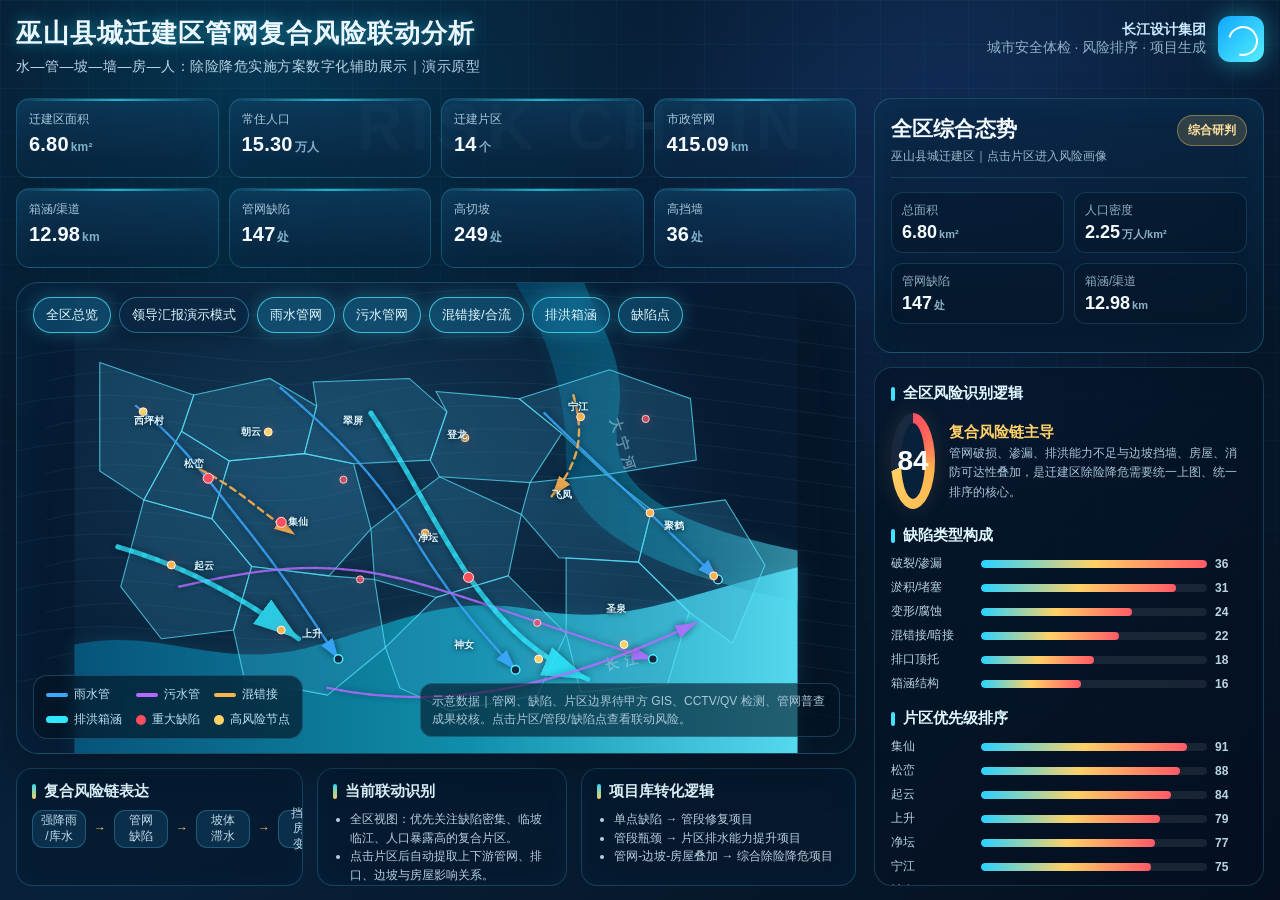
<file: generate_by_claude/wushan_pipe_risk_demo.html>
<!DOCTYPE html>
<html lang="zh-CN">
<head>
<meta charset="UTF-8" />
<meta name="viewport" content="width=device-width, initial-scale=1.0" />
<title>巫山县城迁建区管网复合风险联动分析</title>
<style>
:root{
  --bg:#07182c;
  --bg2:#0a233e;
  --panel:rgba(8,28,48,.78);
  --panel2:rgba(13,42,71,.64);
  --line:#3ee6ff;
  --cyan:#2ee8ff;
  --blue:#3aa8ff;
  --purple:#b36bff;
  --orange:#ffb34d;
  --red:#ff4f5f;
  --gold:#ffd166;
  --green:#8de374;
  --text:#eaf7ff;
  --muted:#9fb8cc;
  --weak:#5d7890;
}
*{box-sizing:border-box}
html,body{height:100%;margin:0;font-family:"Microsoft YaHei","PingFang SC","Noto Sans CJK SC",Arial,sans-serif;background:#061526;color:var(--text);overflow:hidden;}
body{background:radial-gradient(circle at 20% 10%,rgba(0,195,255,.16),transparent 32%),radial-gradient(circle at 75% 20%,rgba(67,114,255,.18),transparent 30%),linear-gradient(135deg,#06172b 0%,#08213a 45%,#050f1e 100%);}
.dashboard{position:relative;width:100vw;height:100vh;min-width:1200px;min-height:720px;padding:22px 26px 20px 26px;}
.gridGlow{position:absolute;inset:0;background-image:linear-gradient(rgba(86,202,255,.06) 1px,transparent 1px),linear-gradient(90deg,rgba(86,202,255,.06) 1px,transparent 1px);background-size:44px 44px;mask-image:linear-gradient(to bottom,rgba(0,0,0,.8),rgba(0,0,0,.1));pointer-events:none;}
.header{height:82px;display:flex;align-items:flex-start;justify-content:space-between;position:relative;z-index:5;}
.titleBlock h1{margin:0;font-size:31px;letter-spacing:1px;font-weight:700;text-shadow:0 0 16px rgba(47,232,255,.45);}
.titleBlock .sub{margin-top:7px;color:#b9d4e8;font-size:14px;letter-spacing:.5px;}
.brand{display:flex;gap:12px;align-items:center;text-align:right;color:#caeaff;font-size:14px;}
.logo{width:46px;height:46px;border-radius:12px;background:linear-gradient(135deg,#0fa7ff,#55f0ff);box-shadow:0 0 26px rgba(47,232,255,.45);position:relative;}
.logo:before{content:"";position:absolute;left:10px;top:10px;width:26px;height:26px;border:2px solid #fff;border-left-color:transparent;border-radius:50%;transform:rotate(-30deg)}
.main{height:calc(100vh - 112px);display:grid;grid-template-columns: minmax(760px, 1fr) 430px;gap:18px;position:relative;z-index:2;}
.left{display:grid;grid-template-rows:92px 1fr 118px;gap:14px;min-height:0;}
.cards{display:grid;grid-template-columns:repeat(8,1fr);gap:10px;}
.card{position:relative;overflow:hidden;border:1px solid rgba(65,211,255,.24);background:linear-gradient(180deg,rgba(15,58,92,.75),rgba(7,31,55,.56));border-radius:14px;padding:12px 12px 8px;box-shadow:inset 0 0 28px rgba(42,196,255,.05),0 8px 20px rgba(0,0,0,.16)}
.card:after{content:"";position:absolute;top:0;left:0;right:0;height:2px;background:linear-gradient(90deg,transparent,var(--cyan),transparent);opacity:.7}
.card .label{font-size:12px;color:#a7c8db;white-space:nowrap;}
.card .num{font-size:22px;font-weight:700;margin-top:5px;color:#f5fbff;letter-spacing:.2px;}
.card .unit{font-size:12px;color:#7fb1c9;margin-left:2px;}
.mapWrap{position:relative;border-radius:22px;border:1px solid rgba(88,218,255,.25);overflow:hidden;background:linear-gradient(135deg,rgba(7,29,54,.86),rgba(5,18,35,.95));box-shadow:0 16px 42px rgba(0,0,0,.28), inset 0 0 50px rgba(50,205,255,.05);min-height:0;}
.mapToolbar{position:absolute;left:16px;top:14px;z-index:20;display:flex;gap:8px;align-items:center;flex-wrap:wrap;max-width:78%;}
.btn{border:1px solid rgba(72,220,255,.38);background:rgba(9,39,68,.78);color:#dff8ff;border-radius:999px;padding:8px 12px;font-size:13px;cursor:pointer;backdrop-filter:blur(8px);box-shadow:0 4px 16px rgba(0,0,0,.18);user-select:none;}
.btn:hover,.btn.active{background:rgba(40,197,255,.22);border-color:rgba(83,235,255,.72);box-shadow:0 0 18px rgba(66,230,255,.25)}
.legend{position:absolute;left:16px;bottom:14px;z-index:20;background:rgba(4,20,36,.66);border:1px solid rgba(86,211,255,.22);border-radius:14px;padding:10px 12px;display:grid;grid-template-columns:repeat(3,auto);gap:8px 14px;backdrop-filter: blur(8px);font-size:12px;color:#bfe4f5;}
.legend i{display:inline-block;width:22px;height:4px;border-radius:4px;vertical-align:middle;margin-right:6px;}
.legend .dot{width:10px;height:10px;border-radius:50%;}
.notice{position:absolute;right:15px;bottom:16px;z-index:20;font-size:12px;color:#aac7d8;background:rgba(4,20,36,.62);border:1px solid rgba(86,211,255,.22);padding:8px 11px;border-radius:12px;max-width:420px;line-height:1.5;}
svg#map{width:100%;height:100%;display:block;}
.contour{fill:none;stroke:rgba(124,192,217,.09);stroke-width:1.2;}
.terrainFill{fill:url(#terrainGrad);opacity:.78}
.river{fill:url(#riverGrad);filter:drop-shadow(0 0 15px rgba(55,220,255,.12));}
.riverLabel{fill:rgba(210,245,255,.5);font-size:19px;letter-spacing:8px;font-weight:600;}
.region{fill:rgba(57,150,192,.24);stroke:rgba(90,231,255,.72);stroke-width:1.5;cursor:pointer;transition:opacity .25s, filter .25s, fill .25s, stroke-width .25s;}
.region:hover{fill:rgba(86,220,255,.38);filter:drop-shadow(0 0 8px rgba(75,226,255,.55));}
.region.selected{fill:rgba(255,209,102,.38);stroke:var(--gold);stroke-width:3;filter:drop-shadow(0 0 15px rgba(255,209,102,.62));}
.region.dimmed{opacity:.18;filter:saturate(.4);}
.regionLabel{fill:#def8ff;font-size:14px;font-weight:700;text-shadow:0 1px 4px #001a2c;pointer-events:none;}
.regionLabel.dimmed{opacity:.25}.regionLabel.selected{fill:#fff0b2;font-size:17px;}
.pipe{fill:none;stroke-width:3.2;stroke-linecap:round;stroke-linejoin:round;opacity:.82;cursor:pointer;filter:drop-shadow(0 0 5px rgba(0,0,0,.45));transition:opacity .2s, stroke-width .2s, filter .2s;}
.pipe.storm{stroke:var(--blue);marker-end:url(#arrowBlue);}
.pipe.sewage{stroke:var(--purple);marker-end:url(#arrowPurple);}
.pipe.combined{stroke:var(--orange);stroke-dasharray:9 7;marker-end:url(#arrowOrange);}
.pipe.culvert{stroke:var(--cyan);stroke-width:7;opacity:.72;marker-end:url(#arrowCyan);}
.pipe.highlight{opacity:1;stroke-width:6.2;filter:drop-shadow(0 0 14px currentColor);animation:pulseLine 1.8s infinite ease-in-out;}
.pipe.faded{opacity:.13;filter:none}.pipe:hover{stroke-width:5;opacity:1}
.flowDash{stroke-dasharray:1 18;stroke-linecap:round;animation:dash 2.2s linear infinite;}
.defect{cursor:pointer;stroke:#fff;stroke-width:1.2;filter:drop-shadow(0 0 8px rgba(255,79,95,.38));transition:opacity .2s, r .2s;}
.defect.major{animation:breath 1.6s infinite ease-in-out;}
.defect.faded{opacity:.16}.defect.highlight{r:8;opacity:1;filter:drop-shadow(0 0 15px rgba(255,79,95,.78));}
.relation{stroke:rgba(255,209,102,.72);stroke-width:1.7;stroke-dasharray:6 7;fill:none;opacity:.0;pointer-events:none;}
.relation.show{opacity:.9;animation:dash 4s linear infinite;}
.hotpoint{fill:rgba(255,79,95,.75);stroke:#fff;stroke-width:1;filter:drop-shadow(0 0 8px rgba(255,79,95,.45));}
.outlet{fill:#14283e;stroke:#4eefff;stroke-width:2}.outlet.active{stroke:#ffd166;stroke-width:3;filter:drop-shadow(0 0 12px rgba(255,209,102,.65))}
.buffer{fill:rgba(255,79,95,.13);stroke:rgba(255,79,95,.55);stroke-width:1.5;stroke-dasharray:5 4;opacity:0;pointer-events:none}.buffer.show{opacity:1}
.bottomPanel{display:grid;grid-template-columns:1.15fr 1fr 1.1fr;gap:14px;}
.smallPanel{border:1px solid rgba(86,211,255,.21);border-radius:16px;background:rgba(5,25,46,.65);padding:13px 15px;box-shadow:inset 0 0 28px rgba(53,215,255,.04);overflow:hidden;}
.smallPanel h3{margin:0 0 9px;font-size:15px;color:#dff8ff;font-weight:700;display:flex;align-items:center;gap:8px;}
.smallPanel h3:before{content:"";width:4px;height:15px;background:linear-gradient(#36e4ff,#ffd166);border-radius:4px;display:inline-block}
.chain{display:flex;align-items:center;gap:8px;font-size:12px;color:#c2dceb;line-height:1.3;}
.chain span{display:inline-flex;align-items:center;justify-content:center;min-width:54px;height:38px;border:1px solid rgba(90,223,255,.25);background:rgba(20,69,102,.48);border-radius:11px;padding:0 7px;text-align:center}.chain b{color:#ffd166;font-weight:500}
.list{font-size:12px;color:#b7d0df;line-height:1.55;margin:0;padding-left:17px;}
.side{min-height:0;display:grid;grid-template-rows:auto 1fr;gap:14px;}
.sideTop{border:1px solid rgba(87,220,255,.24);border-radius:18px;background:linear-gradient(180deg,rgba(9,39,69,.78),rgba(5,23,42,.84));box-shadow:0 16px 42px rgba(0,0,0,.22), inset 0 0 42px rgba(50,205,255,.05);padding:16px;}
.sideTitle{display:flex;justify-content:space-between;gap:12px;align-items:flex-start;border-bottom:1px solid rgba(120,219,255,.14);padding-bottom:12px;margin-bottom:14px;}
.sideTitle h2{margin:0;font-size:21px;color:#f3fbff}.sideTitle small{display:block;margin-top:5px;color:#9bb9ca;font-size:12px}
.badge{padding:6px 10px;border-radius:999px;font-weight:700;font-size:12px;background:rgba(255,209,102,.16);color:#ffe0a1;border:1px solid rgba(255,209,102,.38);white-space:nowrap}
.infoGrid{display:grid;grid-template-columns:1fr 1fr;gap:10px;margin-bottom:12px;}
.infoItem{border:1px solid rgba(88,214,255,.16);border-radius:12px;background:rgba(3,20,38,.36);padding:9px 10px;}
.infoItem .k{font-size:12px;color:#91aec1}.infoItem .v{font-size:18px;margin-top:3px;font-weight:700;color:#f6fbff}.infoItem .v small{font-size:11px;color:#8fb1c5;margin-left:2px}
.panelScroll{overflow:auto;border:1px solid rgba(87,220,255,.2);border-radius:18px;background:rgba(4,18,35,.54);padding:16px;min-height:0;}
.section{margin-bottom:17px}.section h3{margin:0 0 10px;font-size:15px;color:#dff9ff;display:flex;align-items:center;gap:8px}.section h3:before{content:"";display:inline-block;width:4px;height:14px;border-radius:5px;background:#40e5ff}
.riskScore{display:flex;align-items:center;gap:14px}.gauge{width:96px;height:96px;border-radius:50%;background:conic-gradient(var(--red) 0deg, var(--orange) 115deg, var(--gold) 245deg, rgba(255,255,255,.08) 245deg 360deg);display:flex;align-items:center;justify-content:center;position:relative;box-shadow:0 0 22px rgba(255,209,102,.12)}
.gauge:after{content:"";position:absolute;inset:10px;border-radius:50%;background:#08213a}.gauge .score{position:relative;z-index:1;font-size:28px;font-weight:800;color:#fff}.gaugeText{font-size:12px;color:#abc6d7;line-height:1.6}.gaugeText b{color:#ffd166;font-size:15px}
.barRow{display:grid;grid-template-columns:82px 1fr 32px;gap:8px;align-items:center;margin:7px 0;font-size:12px;color:#b9d5e4}.barTrack{height:8px;background:rgba(255,255,255,.08);border-radius:99px;overflow:hidden}.barFill{height:100%;border-radius:99px;background:linear-gradient(90deg,#29d2ff,#ffd166,#ff5a66)}
.radarWrap{display:flex;justify-content:center}.decision{border:1px solid rgba(255,209,102,.28);background:rgba(255,209,102,.08);border-radius:14px;padding:11px 12px;line-height:1.55;color:#f3e4bd;font-size:13px;}
.networkMini{height:118px;border:1px solid rgba(86,211,255,.16);border-radius:14px;background:rgba(1,15,29,.35);display:flex;align-items:center;justify-content:center;position:relative;overflow:hidden}.node{position:absolute;border:1px solid rgba(77,226,255,.45);background:rgba(16,66,100,.86);border-radius:12px;padding:7px 10px;font-size:12px;color:#dffaff}.link{position:absolute;height:2px;background:linear-gradient(90deg,rgba(67,223,255,.2),#40e5ff,rgba(255,209,102,.75));transform-origin:left center;}
.tooltip{position:absolute;pointer-events:none;z-index:100;background:rgba(3,18,33,.92);border:1px solid rgba(91,230,255,.35);border-radius:10px;padding:9px 11px;color:#eaf9ff;font-size:12px;line-height:1.45;box-shadow:0 10px 28px rgba(0,0,0,.35);display:none;max-width:250px;}
.watermark{position:absolute;right:470px;top:90px;color:rgba(161,221,246,.08);font-size:64px;font-weight:800;letter-spacing:8px;z-index:1;pointer-events:none;}
@keyframes dash{to{stroke-dashoffset:-80}}
@keyframes pulseLine{0%,100%{filter:drop-shadow(0 0 8px rgba(255,209,102,.35))}50%{filter:drop-shadow(0 0 22px rgba(255,209,102,.85))}}
@keyframes breath{0%,100%{transform:scale(1);opacity:.82}50%{transform:scale(1.35);opacity:1}}
@media(max-width:1400px){.dashboard{padding:16px}.main{grid-template-columns:1fr 390px}.cards{grid-template-columns:repeat(4,1fr);height:170px}.left{grid-template-rows:170px 1fr 118px}.card .num{font-size:20px}.titleBlock h1{font-size:26px}}
</style>
</head>
<body>
<div class="dashboard">
  <div class="gridGlow"></div><div class="watermark">RISK CHAIN</div>
  <div class="header">
    <div class="titleBlock">
      <h1>巫山县城迁建区管网复合风险联动分析</h1>
      <div class="sub">水—管—坡—墙—房—人：除险降危实施方案数字化辅助展示｜演示原型</div>
    </div>
    <div class="brand"><div><b>长江设计集团</b><br><span style="color:#8fb1c5">城市安全体检 · 风险排序 · 项目生成</span></div><div class="logo"></div></div>
  </div>
  <div class="main">
    <div class="left">
      <div class="cards" id="cards"></div>
      <div class="mapWrap">
        <div class="mapToolbar">
          <button class="btn active" onclick="resetView()">全区总览</button>
          <button class="btn" onclick="startDemo()">领导汇报演示模式</button>
          <button class="btn layerBtn active" data-layer="storm" onclick="toggleLayer(this)">雨水管网</button>
          <button class="btn layerBtn active" data-layer="sewage" onclick="toggleLayer(this)">污水管网</button>
          <button class="btn layerBtn active" data-layer="combined" onclick="toggleLayer(this)">混错接/合流</button>
          <button class="btn layerBtn active" data-layer="culvert" onclick="toggleLayer(this)">排洪箱涵</button>
          <button class="btn layerBtn active" data-layer="defects" onclick="toggleLayer(this)">缺陷点</button>
        </div>
        <div class="legend">
          <span><i style="background:var(--blue)"></i>雨水管</span><span><i style="background:var(--purple)"></i>污水管</span><span><i style="background:var(--orange)"></i>混错接</span>
          <span><i style="background:var(--cyan);height:7px"></i>排洪箱涵</span><span><i class="dot" style="background:var(--red)"></i>重大缺陷</span><span><i class="dot" style="background:var(--gold)"></i>高风险节点</span>
        </div>
        <div class="notice">示意数据｜管网、缺陷、片区边界待甲方 GIS、CCTV/QV 检测、管网普查成果校核。点击片区/管段/缺陷点查看联动风险。</div>
        <div class="tooltip" id="tooltip"></div>
        <svg id="map" viewBox="0 0 1000 650" preserveAspectRatio="xMidYMid meet">
          <defs>
            <linearGradient id="riverGrad" x1="0" x2="1"><stop offset="0" stop-color="#07537a"/><stop offset=".55" stop-color="#0f8fab"/><stop offset="1" stop-color="#55d9ef"/></linearGradient>
            <radialGradient id="terrainGrad" cx="35%" cy="40%" r="72%"><stop offset="0" stop-color="#174464"/><stop offset=".8" stop-color="#071c34"/></radialGradient>
            <marker id="arrowBlue" markerWidth="10" markerHeight="10" refX="9" refY="3" orient="auto" markerUnits="strokeWidth"><path d="M0,0 L0,6 L9,3 z" fill="#3aa8ff"/></marker>
            <marker id="arrowPurple" markerWidth="10" markerHeight="10" refX="9" refY="3" orient="auto" markerUnits="strokeWidth"><path d="M0,0 L0,6 L9,3 z" fill="#b36bff"/></marker>
            <marker id="arrowOrange" markerWidth="10" markerHeight="10" refX="9" refY="3" orient="auto" markerUnits="strokeWidth"><path d="M0,0 L0,6 L9,3 z" fill="#ffb34d"/></marker>
            <marker id="arrowCyan" markerWidth="10" markerHeight="10" refX="9" refY="3" orient="auto" markerUnits="strokeWidth"><path d="M0,0 L0,6 L9,3 z" fill="#2ee8ff"/></marker>
            <filter id="glow"><feGaussianBlur stdDeviation="3" result="coloredBlur"/><feMerge><feMergeNode in="coloredBlur"/><feMergeNode in="SourceGraphic"/></feMerge></filter>
          </defs>
          <rect x="0" y="0" width="1000" height="650" class="terrainFill"/>
          <g id="contours"></g>
          <path class="river" d="M0 500 C120 475,190 535,320 505 C450 470,510 430,635 452 C760 475,828 435,1000 393 L1000 650 L0 650 Z"></path>
          <path class="river" opacity=".58" d="M705 0 C735 75,763 110,752 184 C738 270,790 326,1000 370 L1000 440 C804 402,680 338,680 245 C681 152,654 72,610 0 Z"></path>
          <text class="riverLabel" x="735" y="535" transform="rotate(-12 735 535)">长江</text>
          <text class="riverLabel" x="740" y="190" transform="rotate(72 740 190)">大宁河</text>
          <g id="regions"></g>
          <g id="pipes"></g>
          <g id="relations"></g>
          <g id="defects"></g>
          <g id="labels"></g>
        </svg>
      </div>
      <div class="bottomPanel">
        <div class="smallPanel"><h3>复合风险链表达</h3><div class="chain"><span>强降雨<br>/库水</span><b>→</b><span>管网<br>缺陷</span><b>→</b><span>坡体<br>滞水</span><b>→</b><span>挡墙/房屋<br>变形</span><b>→</b><span>居民<br>风险</span></div></div>
        <div class="smallPanel"><h3>当前联动识别</h3><ul class="list" id="linkageList"><li>全区视图：优先关注缺陷密集、临坡临江、人口暴露高的复合片区。</li><li>点击片区后自动提取上下游管网、排口、边坡与房屋影响关系。</li></ul></div>
        <div class="smallPanel"><h3>项目库转化逻辑</h3><ul class="list"><li>单点缺陷 → 管段修复项目</li><li>管段瓶颈 → 片区排水能力提升项目</li><li>管网-边坡-房屋叠加 → 综合除险降危项目</li></ul></div>
      </div>
    </div>
    <div class="side">
      <div class="sideTop">
        <div class="sideTitle"><div><h2 id="regionTitle">全区综合态势</h2><small id="regionSub">巫山县城迁建区｜点击片区进入风险画像</small></div><span class="badge" id="riskBadge">综合研判</span></div>
        <div class="infoGrid" id="infoGrid"></div>
      </div>
      <div class="panelScroll" id="detailPanel"></div>
    </div>
  </div>
</div>
<script>
const regions = [
 {id:'chaoyun', name:'朝云', cx:250, cy:205, pts:'165,155 270,132 335,170 318,236 214,246 148,205', area:0.42, pop:1.08, households:3900, riskScore:71, riskLevel:'高风险', storm:28.3, sewage:20.4, combined:2.5, culvert:0.8, defects:13, major:3, slopes:15, buildings:22, priority:'近期', topRisk:'老旧支管渗漏与消防通道瓶颈叠加', rec:'优先开展雨污混错接改造、支管修复与消防取水点补足。', dims:[72,66,58,71,60,76,74]},
 {id:'cuiping', name:'翠屏', cx:392, cy:190, pts:'330,137 463,132 515,178 492,245 386,250 318,236 335,170', area:0.38, pop:0.92, households:3100, riskScore:63, riskLevel:'中高风险', storm:22.8, sewage:17.2, combined:1.4, culvert:0.5, defects:9, major:1, slopes:9, buildings:15, priority:'中期', topRisk:'坡面汇水集中进入下游箱涵', rec:'结合高边坡截排水沟复核，完善坡面雨水收集系统。', dims:[58,64,52,61,48,59,62]},
 {id:'denglong', name:'登龙', cx:535, cy:210, pts:'500,150 615,160 674,208 630,276 505,268 492,245 515,178', area:0.47, pop:1.15, households:4200, riskScore:69, riskLevel:'高风险', storm:30.1, sewage:18.6, combined:3.0, culvert:1.1, defects:12, major:2, slopes:12, buildings:18, priority:'近期', topRisk:'排水通道断面不足与节点井淤积', rec:'复核排洪能力，疏通关键节点井并进行管径扩容论证。', dims:[70,73,62,64,55,61,70]},
 {id:'feifeng', name:'飞凤', cx:680, cy:292, pts:'630,276 735,265 798,314 780,386 670,380 618,320', area:0.35, pop:0.86, households:2950, riskScore:58, riskLevel:'中风险', storm:20.5, sewage:15.4, combined:1.2, culvert:0.4, defects:7, major:1, slopes:6, buildings:9, priority:'远期', topRisk:'局部雨污混接及排口回水影响', rec:'纳入雨污分流改造，排口设置防倒灌措施。', dims:[50,57,49,45,44,50,55]},
 {id:'jixian', name:'集仙', cx:315, cy:330, pts:'214,246 318,236 386,250 410,340 352,405 245,392 190,326', area:0.62, pop:1.72, households:6200, riskScore:91, riskLevel:'重大风险', storm:43.6, sewage:31.2, combined:6.8, culvert:2.4, defects:28, major:9, slopes:31, buildings:46, priority:'近期优先', topRisk:'管网渗漏—坡体滞水—房屋开裂叠加', rec:'作为近期综合治理样板，优先实施管网修复、截排水、挡墙监测、危房处置联动项目。', dims:[92,88,83,91,86,78,94]},
 {id:'jingta', name:'净坛', cx:495, cy:352, pts:'410,340 505,268 618,320 600,405 500,435 415,410', area:0.46, pop:1.20, households:4350, riskScore:77, riskLevel:'高风险', storm:31.4, sewage:24.5, combined:3.6, culvert:1.2, defects:17, major:4, slopes:17, buildings:24, priority:'近期', topRisk:'主干雨水管功能性缺陷与下游箱涵瓶颈', rec:'先行 CCTV/QV 复核，开展清淤、结构修复与箱涵过流能力校核。', dims:[78,81,70,72,62,66,75]},
 {id:'qiyun', name:'起云', cx:185, cy:390, pts:'96,300 190,326 245,392 220,480 120,492 64,420', area:0.44, pop:1.05, households:3800, riskScore:84, riskLevel:'高风险', storm:35.1, sewage:21.6, combined:4.1, culvert:1.9, defects:20, major:5, slopes:21, buildings:31, priority:'近期', topRisk:'宿舍区污水管道破损与山洪沟交汇', rec:'优先排查老旧宿舍区管道破损，联动山洪沟清障与入河排口复核。', dims:[82,77,86,80,74,72,78]},
 {id:'shangsheng', name:'上升', cx:335, cy:485, pts:'245,392 352,405 415,410 430,504 350,570 235,548 220,480', area:0.40, pop:1.10, households:4000, riskScore:79, riskLevel:'高风险', storm:29.8, sewage:19.8, combined:4.4, culvert:1.0, defects:18, major:4, slopes:15, buildings:26, priority:'近期', topRisk:'内涝点与排水支管淤积叠加', rec:'结合易涝点布设雨水口改造和管道清淤，消除低洼积水。', dims:[76,79,88,62,65,70,74]},
 {id:'shennv', name:'神女', cx:545, cy:500, pts:'430,504 500,435 600,405 680,485 640,570 520,592 450,560', area:0.50, pop:1.23, households:4500, riskScore:73, riskLevel:'高风险', storm:26.4, sewage:22.1, combined:2.6, culvert:0.7, defects:14, major:3, slopes:12, buildings:20, priority:'中期', topRisk:'道路狭窄导致消防车可达性受限', rec:'与老旧小区更新同步实施消防通道打通和消火栓补点。', dims:[61,65,60,55,62,88,72]},
 {id:'shengquan', name:'圣泉', cx:755, cy:450, pts:'680,380 780,386 850,455 820,555 700,566 680,485', area:0.43, pop:1.02, households:3600, riskScore:68, riskLevel:'中高风险', storm:24.2, sewage:18.8, combined:1.7, culvert:0.6, defects:10, major:2, slopes:7, buildings:13, priority:'中期', topRisk:'排口顶托与消防供水覆盖不足', rec:'复核排口高程，增设防倒灌设施并优化消防取水覆盖。', dims:[62,66,59,50,48,75,62]},
 {id:'songluan', name:'松峦', cx:172, cy:250, pts:'96,300 148,205 214,246 190,326', area:0.37, pop:0.90, households:3250, riskScore:88, riskLevel:'重大风险', storm:25.9, sewage:19.0, combined:5.2, culvert:1.3, defects:19, major:6, slopes:28, buildings:34, priority:'近期优先', topRisk:'高危险区与管网渗漏叠加', rec:'作为高危险社区，优先开展地质—管网联合踏勘与监测预警布设。', dims:[85,80,74,92,82,70,86]},
 {id:'ningjiang', name:'宁江', cx:702, cy:170, pts:'615,160 740,120 852,160 860,245 735,265 674,208', area:0.41, pop:0.98, households:3400, riskScore:75, riskLevel:'高风险', storm:23.4, sewage:21.5, combined:2.2, culvert:0.9, defects:15, major:3, slopes:13, buildings:21, priority:'中期', topRisk:'基础开裂沉降与排水不畅关系待核查', rec:'对开裂沉降房屋周边排水管进行雷达探测与渗漏复核。', dims:[72,70,55,73,79,58,66]},
 {id:'juhe', name:'聚鹤', cx:835, cy:335, pts:'798,314 900,300 955,390 910,498 850,455 780,386', area:0.39, pop:0.78, households:2700, riskScore:61, riskLevel:'中风险', storm:18.9, sewage:14.0, combined:1.0, culvert:0.4, defects:6, major:1, slopes:5, buildings:8, priority:'远期', topRisk:'滨江排口与下游回水关系', rec:'纳入排口防倒灌复核，保留日常巡检与汛前清障。', dims:[52,56,48,42,40,49,50]},
 {id:'xiping', name:'西坪村', cx:102, cy:190, pts:'35,110 165,155 148,205 96,300 35,260', area:0.56, pop:1.10, households:4050, riskScore:67, riskLevel:'中高风险', storm:26.6, sewage:14.7, combined:1.8, culvert:0.7, defects:10, major:2, slopes:16, buildings:14, priority:'中期', topRisk:'坡地汇水与分散式管网管理薄弱', rec:'完善村域排水系统图册，建立山洪沟—管网联合巡查机制。', dims:[60,62,57,76,50,47,58]}
];
const metrics = [
 ['迁建区面积','6.80','km²'],['常住人口','15.30','万人'],['迁建片区','14','个'],['市政管网','415.09','km'],['箱涵/渠道','12.98','km'],['管网缺陷','147','处'],['高切坡','249','处'],['高挡墙','36','处']
];
const pipes = [
 {id:'p1', type:'storm', name:'西部雨水主干线', path:'M85 170 C150 220,190 280,240 342 C290 405,320 452,365 520', regions:['xiping','songluan','qiyun','shangsheng'], diameter:'DN800-DN1200', material:'钢筋混凝土', length:5.7, risk:'高', defects:13, action:'清淤+结构修复+节点井复核'},
 {id:'p2', type:'storm', name:'中部雨水主干线', path:'M285 145 C360 208,420 270,465 345 C510 420,550 470,610 535', regions:['chaoyun','cuiping','jixian','jingta','shennv'], diameter:'DN600-DN1000', material:'混凝土/HDPE', length:7.4, risk:'高', defects:18, action:'CCTV 检测后分段非开挖修复'},
 {id:'p3', type:'sewage', name:'南北向污水收集干管', path:'M145 420 C270 390,360 385,455 410 C570 440,675 485,800 520', regions:['qiyun','shangsheng','jingta','shennv','shengquan'], diameter:'DN500-DN800', material:'混凝土', length:8.1, risk:'中高', defects:16, action:'污水支管排查与混错接整改'},
 {id:'p4', type:'combined', name:'集仙—松峦混错接疑似管段', path:'M174 258 C226 284,254 314,305 348', regions:['songluan','jixian'], diameter:'DN400-DN600', material:'旧混凝土管', length:2.2, risk:'重大', defects:9, action:'雨污分流改造+渗漏点封堵'},
 {id:'p5', type:'culvert', name:'起云山洪沟排洪箱涵', path:'M60 365 C138 387,220 425,310 492', regions:['qiyun','shangsheng'], diameter:'箱涵 2.5m×2.0m', material:'钢筋混凝土箱涵', length:1.9, risk:'高', defects:11, action:'箱涵清障、底板脱空检测与结构加固'},
 {id:'p6', type:'culvert', name:'中部暗涵排洪通道', path:'M410 180 C458 250,494 330,548 410 C598 480,645 520,710 548', regions:['cuiping','denglong','jingta','shennv','shengquan'], diameter:'箱涵 3.0m×2.4m', material:'钢筋混凝土箱涵', length:3.1, risk:'高', defects:14, action:'三维激光扫描+过流能力复核'},
 {id:'p7', type:'sewage', name:'滨江污水截流管', path:'M350 560 C495 590,650 570,860 470', regions:['shangsheng','shennv','shengquan','juhe'], diameter:'DN800', material:'球墨铸铁/混凝土', length:6.8, risk:'中', defects:8, action:'排口顶托复核与截流能力校核'},
 {id:'p8', type:'storm', name:'东部入江雨水通道', path:'M650 180 C725 255,790 310,890 410', regions:['ningjiang','feifeng','juhe'], diameter:'DN600-DN1000', material:'钢筋混凝土', length:4.6, risk:'中高', defects:9, action:'排口防倒灌+边坡滞水点排查'},
 {id:'p9', type:'combined', name:'宁江片区支管暗接疑似段', path:'M690 155 C705 210,700 245,660 295', regions:['ningjiang','denglong','jingta'], diameter:'DN300-DN500', material:'旧混凝土管', length:1.6, risk:'高', defects:7, action:'混错接摸排与暗接封堵'}
];
const defects = [
 {id:'D01', pipeId:'p4', regionId:'jixian', x:286,y:331,type:'渗漏', severity:'重大', score:92, action:'开挖核查+非开挖内衬修复', desc:'疑似长期渗漏导致坡体滞水，影响邻近挡墙与房屋基础。'},
 {id:'D02', pipeId:'p4', regionId:'songluan', x:185,y:270,type:'破裂', severity:'重大', score:90, action:'立即复核并临时导排', desc:'高危险区邻近破裂点，需与地灾监测联动。'},
 {id:'D03', pipeId:'p5', regionId:'qiyun', x:134,y:390,type:'箱涵淤积', severity:'高', score:82, action:'汛前清障+淤积物清理', desc:'山洪沟与生活污水交汇，汛期顶托风险较高。'},
 {id:'D04', pipeId:'p5', regionId:'shangsheng', x:286,y:480,type:'内涝瓶颈', severity:'高', score:79, action:'雨水口改造+局部扩容', desc:'低洼积水点与支管淤积叠加。'},
 {id:'D05', pipeId:'p2', regionId:'jingta', x:485,y:346,type:'变形', severity:'高', score:76, action:'CCTV 精查+局部修复', desc:'主干雨水管变形，影响中部排水能力。'},
 {id:'D06', pipeId:'p6', regionId:'jingta', x:545,y:407,type:'箱涵底部脱空', severity:'重大', score:95, action:'三维扫描+结构加固', desc:'箱涵结构性缺陷，应纳入近期工程项目。'},
 {id:'D07', pipeId:'p6', regionId:'shennv', x:642,y:520,type:'腐蚀', severity:'中', score:55, action:'清洗防腐+巡查', desc:'管涵内壁腐蚀，建议中期处置。'},
 {id:'D08', pipeId:'p8', regionId:'feifeng', x:796,y:318,type:'排口顶托', severity:'高', score:74, action:'排口高程复核+防倒灌', desc:'受江水位影响，可能导致片区排水不畅。'},
 {id:'D09', pipeId:'p8', regionId:'juhe', x:884,y:405,type:'排口倒灌', severity:'高', score:72, action:'防倒灌闸门+汛前检查', desc:'滨江排口需复核与洪水位关系。'},
 {id:'D10', pipeId:'p9', regionId:'ningjiang', x:700,y:185,type:'支管暗接', severity:'高', score:75, action:'混错接调查+封堵改造', desc:'可能与房屋沉降开裂点相关，需雷达探测。'},
 {id:'D11', pipeId:'p1', regionId:'xiping', x:95,y:178,type:'淤积', severity:'中', score:58, action:'常态化清淤', desc:'坡地汇水支管淤积。'},
 {id:'D12', pipeId:'p2', regionId:'chaoyun', x:268,y:206,type:'树根侵入', severity:'中', score:61, action:'清障+局部换管', desc:'老旧支管树根侵入。'},
 {id:'D13', pipeId:'p2', regionId:'denglong', x:540,y:214,type:'节点井淤积', severity:'高', score:73, action:'节点井清淤+水力复核', desc:'主干雨水管关键节点。'},
 {id:'D14', pipeId:'p3', regionId:'shengquan', x:760,y:500,type:'消防供水不足', severity:'中', score:64, action:'消火栓补点', desc:'室外消防水可达性需提升。'}
];
const relationTargets = [
 {id:'R1', defect:'D01', d:'M286 331 C310 300,338 282,372 272'},
 {id:'R2', defect:'D01', d:'M286 331 C315 365,355 392,395 410'},
 {id:'R3', defect:'D06', d:'M545 407 C574 430,605 448,640 470'},
 {id:'R4', defect:'D10', d:'M700 185 C730 170,755 168,790 188'},
 {id:'R5', defect:'D02', d:'M185 270 C150 238,132 216,110 190'},
 {id:'R6', defect:'D08', d:'M796 318 C825 340,855 370,890 410'}
];
let currentRegion = null, selectedPipe = null, selectedDefect = null, demoTimer = null;
const severityColor = { '重大':'#ff4f5f','高':'#ffb34d','中':'#ffd166','低':'#8de374'};
function $(id){return document.getElementById(id)}
function init(){drawCards(); drawContours(); drawRegions(); drawPipes(); drawRelations(); drawDefects(); updatePanel(null);}
function drawCards(){ $('cards').innerHTML = metrics.map(m=>`<div class="card"><div class="label">${m[0]}</div><div class="num">${m[1]}<span class="unit">${m[2]}</span></div></div>`).join(''); }
function drawContours(){ const g=$('contours'); let html=''; for(let i=0;i<18;i++){ let y=40+i*32; let off=i%2?40:0; html+=`<path class="contour" d="M${-80+off} ${y} C 100 ${y-40}, 225 ${y+30}, 365 ${y-5} S 620 ${y-45}, 1080 ${y+20}"/>`; } g.innerHTML=html; }
function drawRegions(){ const g=$('regions'), labels=$('labels'); g.innerHTML=regions.map(r=>`<polygon id="reg-${r.id}" data-id="${r.id}" class="region" points="${r.pts}" onclick="selectRegion('${r.id}')" onmousemove="showTip(event,'${r.id}')" onmouseleave="hideTip()"></polygon>`).join(''); labels.innerHTML += regions.map(r=>`<text id="label-${r.id}" class="regionLabel" x="${r.cx-20}" y="${r.cy+5}">${r.name}</text>`).join(''); }
function drawPipes(){ const g=$('pipes'); g.innerHTML = pipes.map(p=>`<path id="pipe-${p.id}" data-id="${p.id}" class="pipe ${p.type}" d="${p.path}" onclick="selectPipe('${p.id}'); event.stopPropagation();" onmousemove="showPipeTip(event,'${p.id}')" onmouseleave="hideTip()"/>`+
`<path class="pipe ${p.type} flowDash" d="${p.path}" style="opacity:.35;pointer-events:none"/>`).join('') +
`<circle class="outlet" id="outlet-o1" cx="365" cy="520" r="6"/><circle class="outlet" id="outlet-o2" cx="610" cy="535" r="6"/><circle class="outlet" id="outlet-o3" cx="800" cy="520" r="6"/><circle class="outlet" id="outlet-o4" cx="890" cy="410" r="6"/>` +
`<circle class="hotpoint" cx="372" cy="272" r="5"/><circle class="hotpoint" cx="395" cy="410" r="5"/><circle class="hotpoint" cx="640" cy="470" r="5"/><circle class="hotpoint" cx="790" cy="188" r="5"/>`;
}
function drawRelations(){ $('relations').innerHTML = relationTargets.map(r=>`<path id="rel-${r.id}" data-defect="${r.defect}" class="relation" d="${r.d}"/>`).join('') + `<circle id="buffer" class="buffer" cx="0" cy="0" r="55"/>`; }
function drawDefects(){ $('defects').innerHTML = defects.map(d=>`<circle id="def-${d.id}" data-id="${d.id}" class="defect ${d.severity==='重大'?'major':''}" cx="${d.x}" cy="${d.y}" r="${d.severity==='重大'?7:5.5}" fill="${severityColor[d.severity]||'#ffd166'}" onclick="selectDefect('${d.id}'); event.stopPropagation();" onmousemove="showDefTip(event,'${d.id}')" onmouseleave="hideTip()"/>`).join(''); }
function showTip(evt,id){const r=regions.find(x=>x.id===id); const t=$('tooltip'); t.innerHTML=`<b>${r.name}片区</b><br>综合风险：${r.riskScore}｜${r.riskLevel}<br>缺陷：${r.defects}处，重大：${r.major}处<br>${r.topRisk}`; t.style.left=(evt.clientX+14)+'px'; t.style.top=(evt.clientY+14)+'px'; t.style.display='block';}
function showPipeTip(evt,id){const p=pipes.find(x=>x.id===id); const t=$('tooltip'); t.innerHTML=`<b>${p.name}</b><br>${p.typeName||pipeTypeName(p.type)}｜${p.diameter}<br>缺陷：${p.defects}处｜风险：${p.risk}<br>${p.action}`; t.style.left=(evt.clientX+14)+'px'; t.style.top=(evt.clientY+14)+'px'; t.style.display='block';}
function showDefTip(evt,id){const d=defects.find(x=>x.id===id); const t=$('tooltip'); t.innerHTML=`<b>${d.id} ${d.type}</b><br>等级：${d.severity}｜评分：${d.score}<br>${d.desc}`; t.style.left=(evt.clientX+14)+'px'; t.style.top=(evt.clientY+14)+'px'; t.style.display='block';}
function hideTip(){ $('tooltip').style.display='none';}
function pipeTypeName(t){return ({storm:'雨水管', sewage:'污水管', combined:'混错接/合流管', culvert:'排洪箱涵'})[t]||t;}
function selectRegion(id){ currentRegion = id; selectedPipe = null; selectedDefect = null; applyFocus(); updatePanel(regions.find(r=>r.id===id)); updateLinkage(regions.find(r=>r.id===id)); }
function selectPipe(id){ selectedPipe=id; const p=pipes.find(x=>x.id===id); currentRegion = p.regions[0]; applyFocus(); document.querySelectorAll('.pipe').forEach(el=>el.classList.remove('highlight')); document.querySelectorAll(`#pipe-${id}`).forEach(el=>el.classList.add('highlight')); updatePipeDetails(p);}
function selectDefect(id){ selectedDefect=id; const d=defects.find(x=>x.id===id); currentRegion = d.regionId; applyFocus(); document.querySelectorAll('.defect').forEach(el=>el.classList.remove('highlight')); const el=$('def-'+id); if(el)el.classList.add('highlight'); const b=$('buffer'); b.setAttribute('cx',d.x); b.setAttribute('cy',d.y); b.classList.add('show'); document.querySelectorAll('.relation').forEach(el=>el.classList.toggle('show', el.dataset.defect===id)); updateDefectDetails(d);}
function applyFocus(){
  const selected=currentRegion;
  document.querySelectorAll('.region').forEach(el=>{let on=el.dataset.id===selected; el.classList.toggle('selected',on); el.classList.toggle('dimmed',!!selected&&!on);});
  regions.forEach(r=>{let el=$('label-'+r.id); if(el){let on=r.id===selected; el.classList.toggle('selected',on); el.classList.toggle('dimmed',!!selected&&!on);}});
  document.querySelectorAll('.pipe').forEach(el=>{
    if(!el.id.startsWith('pipe-')) return;
    const p=pipes.find(x=>x.id===el.dataset.id); const rel=!selected||p.regions.includes(selected);
    el.classList.toggle('highlight',!!selected&&rel); el.classList.toggle('faded',!!selected&&!rel);
  });
  document.querySelectorAll('.flowDash').forEach(el=>{ el.style.opacity= selected ? '.18' : '.35'; });
  document.querySelectorAll('.defect').forEach(el=>{const d=defects.find(x=>x.id===el.dataset.id); const rel=!selected||d.regionId===selected; el.classList.toggle('faded',!!selected&&!rel); if(rel&&selected) el.classList.add('highlight'); else if(!selected) el.classList.remove('highlight');});
  document.querySelectorAll('.outlet').forEach(el=>el.classList.toggle('active',!!selected));
  if(!selectedDefect){$('buffer').classList.remove('show'); document.querySelectorAll('.relation').forEach(el=>el.classList.toggle('show', selected && defects.find(d=>d.id===el.dataset.defect)?.regionId===selected));}
}
function resetView(){ currentRegion=null; selectedPipe=null; selectedDefect=null; clearInterval(demoTimer); demoTimer=null; document.querySelectorAll('.btn').forEach(b=>{if(b.textContent.includes('演示')) b.classList.remove('active')}); document.querySelectorAll('.selected,.dimmed,.highlight,.faded,.show').forEach(el=>{el.classList.remove('selected','dimmed','highlight','faded','show')}); updatePanel(null); $('linkageList').innerHTML='<li>全区视图：优先关注缺陷密集、临坡临江、人口暴露高的复合片区。</li><li>点击片区后自动提取上下游管网、排口、边坡与房屋影响关系。</li>';}
function updatePanel(r){
 if(!r){
  $('regionTitle').textContent='全区综合态势'; $('regionSub').textContent='巫山县城迁建区｜点击片区进入风险画像'; $('riskBadge').textContent='综合研判';
  $('infoGrid').innerHTML = `<div class="infoItem"><div class="k">总面积</div><div class="v">6.80<small>km²</small></div></div><div class="infoItem"><div class="k">人口密度</div><div class="v">2.25<small>万人/km²</small></div></div><div class="infoItem"><div class="k">管网缺陷</div><div class="v">147<small>处</small></div></div><div class="infoItem"><div class="k">箱涵/渠道</div><div class="v">12.98<small>km</small></div></div>`;
  $('detailPanel').innerHTML = `<div class="section"><h3>全区风险识别逻辑</h3><div class="riskScore"><div class="gauge"><span class="score">84</span></div><div class="gaugeText"><b>复合风险链主导</b><br>管网破损、渗漏、排洪能力不足与边坡挡墙、房屋、消防可达性叠加，是迁建区除险降危需要统一上图、统一排序的核心。</div></div></div>${defectBars([{n:'破裂/渗漏',v:36},{n:'淤积/堵塞',v:31},{n:'变形/腐蚀',v:24},{n:'混错接/暗接',v:22},{n:'排口顶托',v:18},{n:'箱涵结构',v:16}])}<div class="section"><h3>片区优先级排序</h3>${priorityBars()}</div><div class="section"><h3>领导决策提示</h3><div class="decision">建议将“管网缺陷密集 + 临坡临江 + 房屋/消防暴露高”的片区作为近期优先治理对象，通过项目库实现资金、任务、责任、时序一体化管理。</div></div>`;
  return;
 }
 $('regionTitle').textContent=`${r.name}片区风险画像`; $('regionSub').textContent=`${r.priority}｜${r.topRisk}`; $('riskBadge').textContent=`${r.riskLevel} · ${r.riskScore}分`;
 $('infoGrid').innerHTML = `<div class="infoItem"><div class="k">面积</div><div class="v">${r.area}<small>km²</small></div></div><div class="infoItem"><div class="k">人口</div><div class="v">${r.pop}<small>万人</small></div></div><div class="infoItem"><div class="k">管网缺陷</div><div class="v">${r.defects}<small>处</small></div></div><div class="infoItem"><div class="k">重大缺陷</div><div class="v">${r.major}<small>处</small></div></div>`;
 const stat = defectBreakdown(r);
 $('detailPanel').innerHTML = `<div class="section"><h3>综合风险等级</h3><div class="riskScore"><div class="gauge"><span class="score">${r.riskScore}</span></div><div class="gaugeText"><b>${r.riskLevel}</b><br>${r.topRisk}<br>建议阶段：${r.priority}</div></div></div><div class="section"><h3>管网资产信息</h3><div class="infoGrid"><div class="infoItem"><div class="k">雨水管网</div><div class="v">${r.storm}<small>km</small></div></div><div class="infoItem"><div class="k">污水管网</div><div class="v">${r.sewage}<small>km</small></div></div><div class="infoItem"><div class="k">混错接管段</div><div class="v">${r.combined}<small>km</small></div></div><div class="infoItem"><div class="k">排洪箱涵</div><div class="v">${r.culvert}<small>km</small></div></div></div></div>${defectBars(stat)}<div class="section"><h3>风险雷达</h3><div class="radarWrap">${radarSvg(r.dims)}</div></div><div class="section"><h3>上下游关系</h3>${networkMini(r.name)}</div><div class="section"><h3>建议处置措施</h3><ul class="list"><li>${r.rec}</li><li>先完成 CCTV/QV 与雷达探测校核，再进行工程量与投资匡算。</li><li>与边坡挡墙、危房、消防通道打通项目同步打包。</li></ul></div><div class="section"><h3>领导决策提示</h3><div class="decision">${r.name}属于“${r.topRisk}”类型片区，建议纳入${r.priority}治理清单，并作为管网—边坡—房屋联动分析样板。</div></div>`;
}
function defectBreakdown(r){
 const base=[['破裂',Math.round(r.defects*.18)],['渗漏',Math.round(r.defects*.22)],['淤积/堵塞',Math.round(r.defects*.20)],['变形',Math.round(r.defects*.12)],['混错接',Math.round(r.defects*.15)],['排口/箱涵',Math.max(1,Math.round(r.defects*.13))]];
 return base.map(x=>({n:x[0],v:x[1]}));
}
function defectBars(items){ const max=Math.max(...items.map(i=>i.v)); return `<div class="section"><h3>缺陷类型构成</h3>${items.map(i=>`<div class="barRow"><span>${i.n}</span><div class="barTrack"><div class="barFill" style="width:${Math.max(8,i.v/max*100)}%"></div></div><b>${i.v}</b></div>`).join('')}</div>`; }
function priorityBars(){ const top=[...regions].sort((a,b)=>b.riskScore-a.riskScore).slice(0,8); return top.map(r=>`<div class="barRow"><span>${r.name}</span><div class="barTrack"><div class="barFill" style="width:${r.riskScore}%"></div></div><b>${r.riskScore}</b></div>`).join('');}
function radarSvg(vals){ const labels=['管网结构','排水能力','内涝','边坡影响','房屋影响','消防影响','居民暴露']; const cx=90,cy=86,R=70; const pts=vals.map((v,i)=>{let a=(-90+i*360/vals.length)*Math.PI/180;let r=R*v/100; return [cx+Math.cos(a)*r,cy+Math.sin(a)*r];}); const outer=labels.map((_,i)=>{let a=(-90+i*360/labels.length)*Math.PI/180;return [cx+Math.cos(a)*R,cy+Math.sin(a)*R];}); return `<svg width="190" height="178" viewBox="0 0 190 178"><polygon points="${outer.map(p=>p.join(',')).join(' ')}" fill="rgba(58,168,255,.06)" stroke="rgba(78,238,255,.35)"/><polygon points="${pts.map(p=>p.join(',')).join(' ')}" fill="rgba(255,209,102,.32)" stroke="#ffd166" stroke-width="2"/>${outer.map((p,i)=>`<line x1="${cx}" y1="${cy}" x2="${p[0]}" y2="${p[1]}" stroke="rgba(78,238,255,.16)"/>`).join('')}${outer.map((p,i)=>`<text x="${cx+(p[0]-cx)*1.17-18}" y="${cy+(p[1]-cy)*1.17+4}" fill="#a9c7d9" font-size="10">${labels[i]}</text>`).join('')}</svg>`;}
function networkMini(name){ return `<div class="networkMini"><div class="node" style="left:18px;top:18px">上游汇水</div><div class="node" style="left:134px;top:58px">${name}</div><div class="node" style="right:18px;top:18px">下游排口</div><div class="node" style="right:58px;bottom:14px">边坡/房屋</div><div class="link" style="left:88px;top:43px;width:90px;transform:rotate(23deg)"></div><div class="link" style="left:202px;top:74px;width:118px;transform:rotate(-22deg)"></div><div class="link" style="left:202px;top:88px;width:102px;transform:rotate(18deg)"></div></div>`;}
function updateLinkage(r){ $('linkageList').innerHTML=`<li>${r.name}：${r.topRisk}。</li><li>关联管段 ${pipes.filter(p=>p.regions.includes(r.id)).length} 条，缺陷点 ${defects.filter(d=>d.regionId===r.id).length} 个。</li><li>建议把管网修复与边坡挡墙、危房、消防通道项目打包推进。</li>`;}
function updatePipeDetails(p){ $('regionTitle').textContent=`管段详情：${p.name}`; $('regionSub').textContent=`${pipeTypeName(p.type)}｜关联片区：${p.regions.map(id=>regions.find(r=>r.id===id)?.name).join('、')}`; $('riskBadge').textContent=`${p.risk}风险`; $('infoGrid').innerHTML=`<div class="infoItem"><div class="k">管径/断面</div><div class="v" style="font-size:15px">${p.diameter}</div></div><div class="infoItem"><div class="k">材质</div><div class="v" style="font-size:15px">${p.material}</div></div><div class="infoItem"><div class="k">长度</div><div class="v">${p.length}<small>km</small></div></div><div class="infoItem"><div class="k">缺陷</div><div class="v">${p.defects}<small>处</small></div></div>`; $('detailPanel').innerHTML=`<div class="section"><h3>管段风险链</h3><div class="decision">${pipeTypeName(p.type)}缺陷 → 排水不畅/渗漏 → 坡体滞水或排口顶托 → 挡墙/房屋/消防救援受影响。</div></div><div class="section"><h3>建议措施</h3><ul class="list"><li>${p.action}</li><li>联动上下游管段复核，避免“修一点、堵一片”。</li><li>与相关片区项目库同步建立投资优先级。</li></ul></div><div class="section"><h3>上下游关系</h3>${networkMini(p.name.substring(0,6))}</div>`;}
function updateDefectDetails(d){ const r=regions.find(x=>x.id===d.regionId), p=pipes.find(x=>x.id===d.pipeId); $('regionTitle').textContent=`缺陷详情：${d.id} ${d.type}`; $('regionSub').textContent=`所属片区：${r.name}｜所属管段：${p.name}`; $('riskBadge').textContent=`${d.severity} · ${d.score}分`; $('infoGrid').innerHTML=`<div class="infoItem"><div class="k">缺陷类型</div><div class="v" style="font-size:17px">${d.type}</div></div><div class="infoItem"><div class="k">严重等级</div><div class="v" style="color:${severityColor[d.severity]}">${d.severity}</div></div><div class="infoItem"><div class="k">影响半径</div><div class="v">100<small>m示意</small></div></div><div class="infoItem"><div class="k">处置紧迫性</div><div class="v">${d.severity==='重大'?'立即':'近期'}</div></div>`; $('detailPanel').innerHTML=`<div class="section"><h3>缺陷描述</h3><div class="decision">${d.desc}</div></div><div class="section"><h3>建议处置</h3><ul class="list"><li>${d.action}</li><li>同步核查周边挡墙、房屋开裂、路面沉陷、消防可达性。</li><li>通过 CCTV/QV、雷达探测和现场查勘确定正式工程量。</li></ul></div><div class="section"><h3>风险链条</h3><div class="chain"><span>${d.type}</span><b>→</b><span>水文地质<br>恶化</span><b>→</b><span>工程/房屋<br>受影响</span><b>→</b><span>居民<br>暴露</span></div></div>`;}
function toggleLayer(btn){btn.classList.toggle('active'); const layer=btn.dataset.layer; const show=btn.classList.contains('active'); if(layer==='defects'){document.querySelectorAll('.defect').forEach(e=>e.style.display=show?'':'none'); return;} document.querySelectorAll('.pipe.'+layer).forEach(e=>e.style.display=show?'':'none');}
function startDemo(){ clearInterval(demoTimer); const seq=['jixian','songluan','qiyun','jingta','shangsheng']; let i=0; selectRegion(seq[i]); demoTimer=setInterval(()=>{i=(i+1)%seq.length; selectRegion(seq[i]);},2600); document.querySelectorAll('.btn').forEach(b=>{if(b.textContent.includes('演示')) b.classList.add('active')});}
init();
</script>
</body>
</html>
</file>
